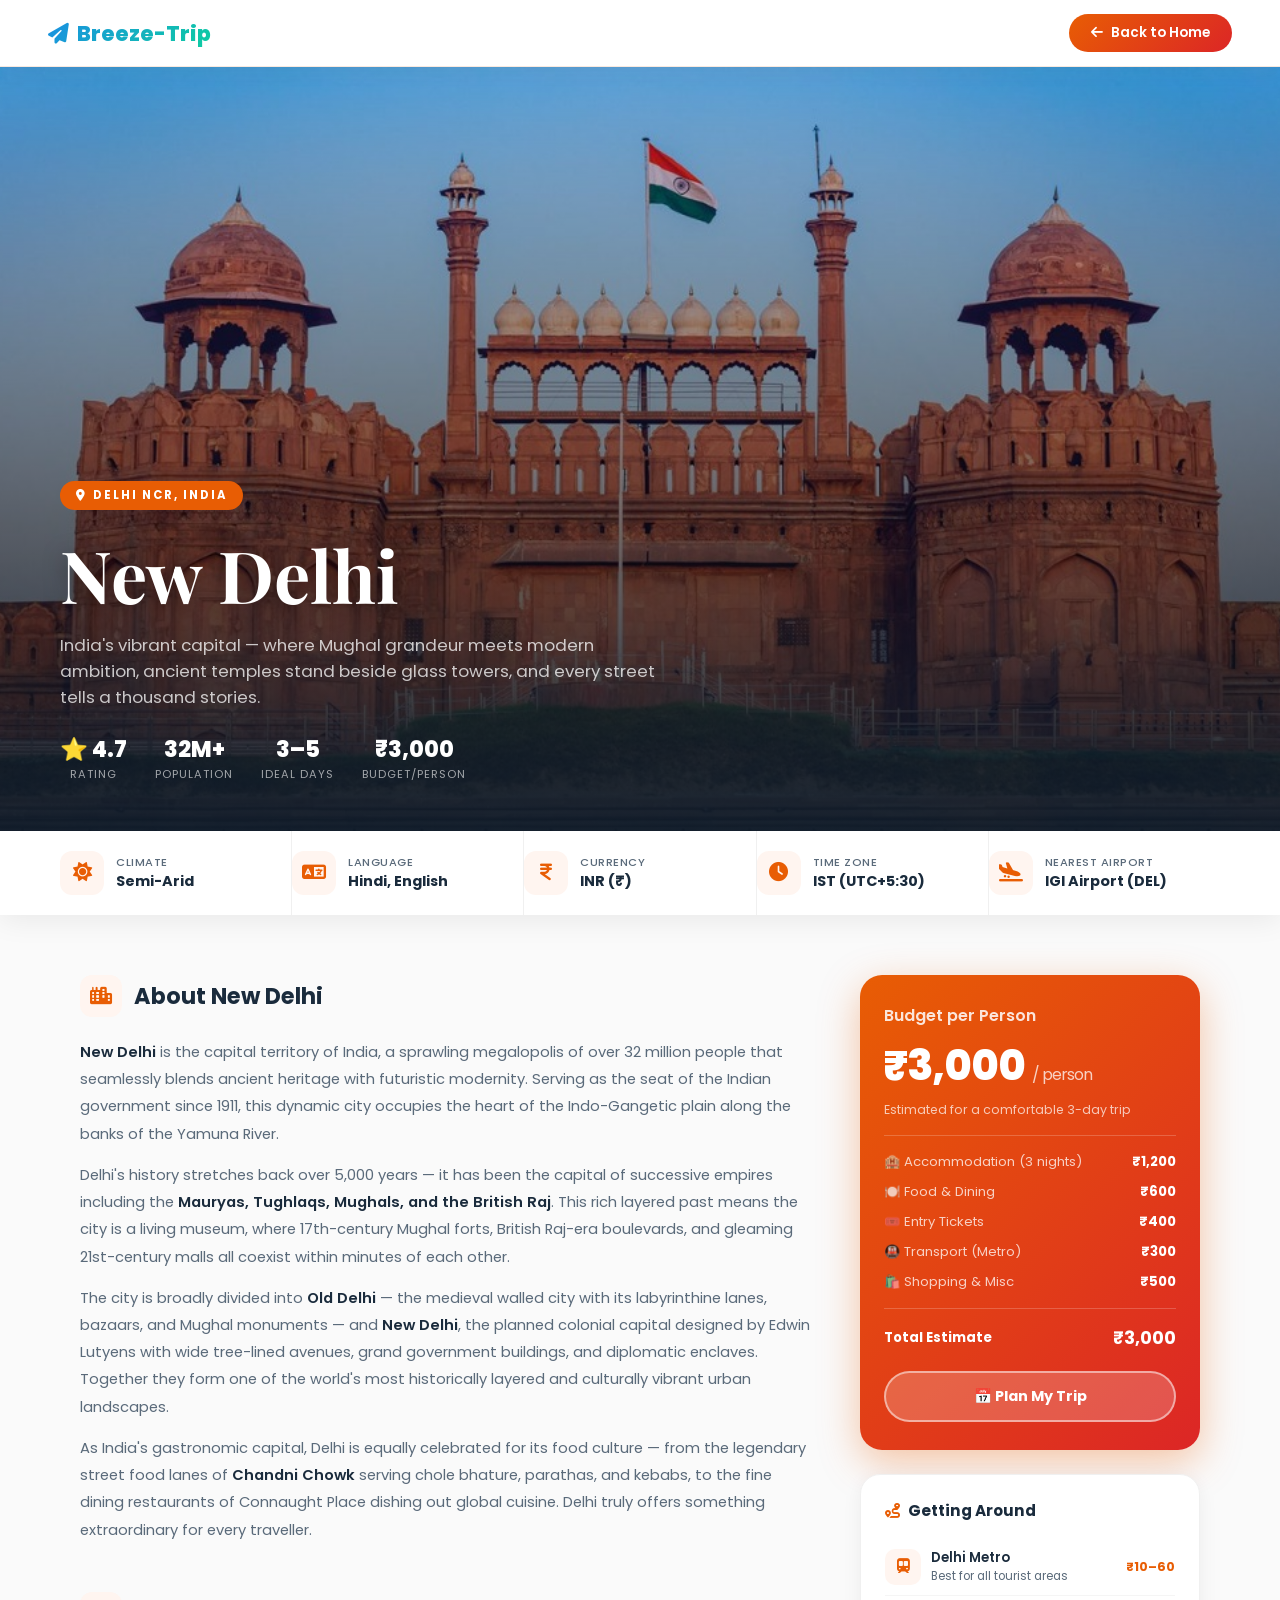
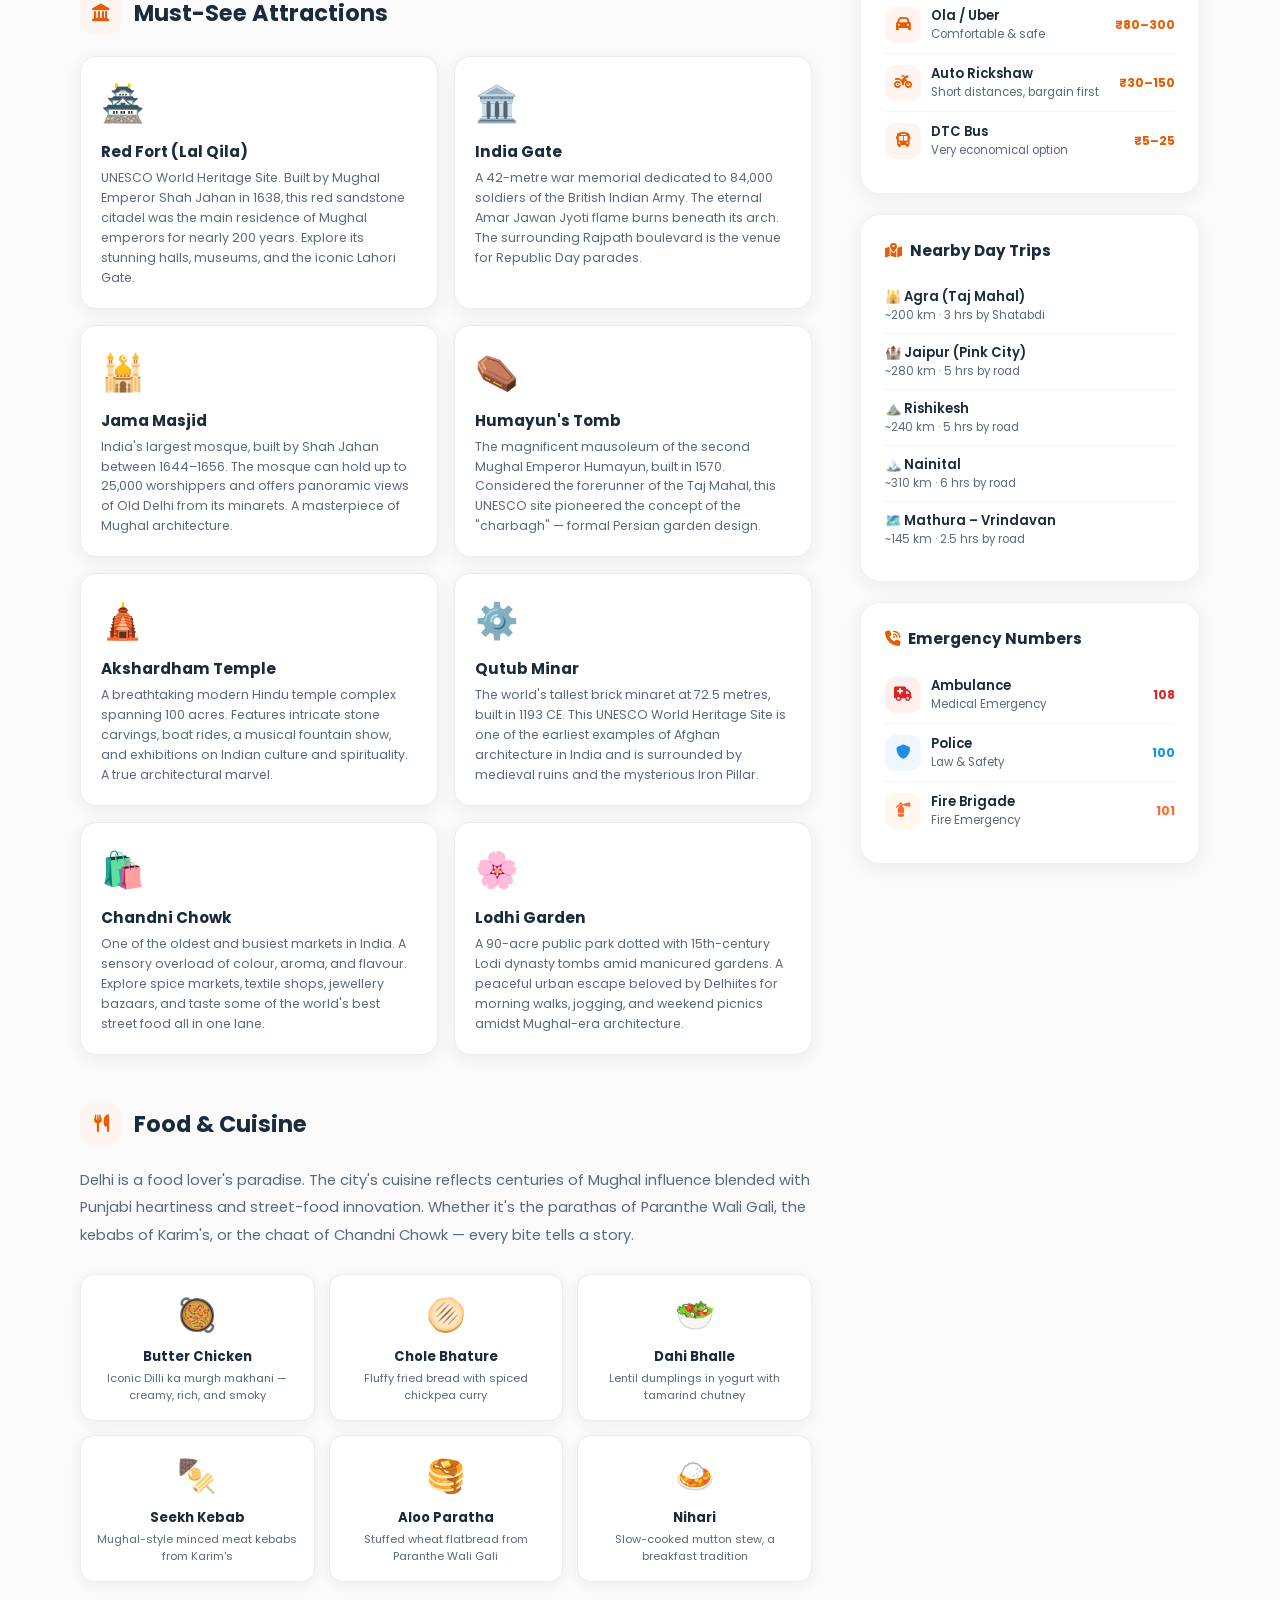
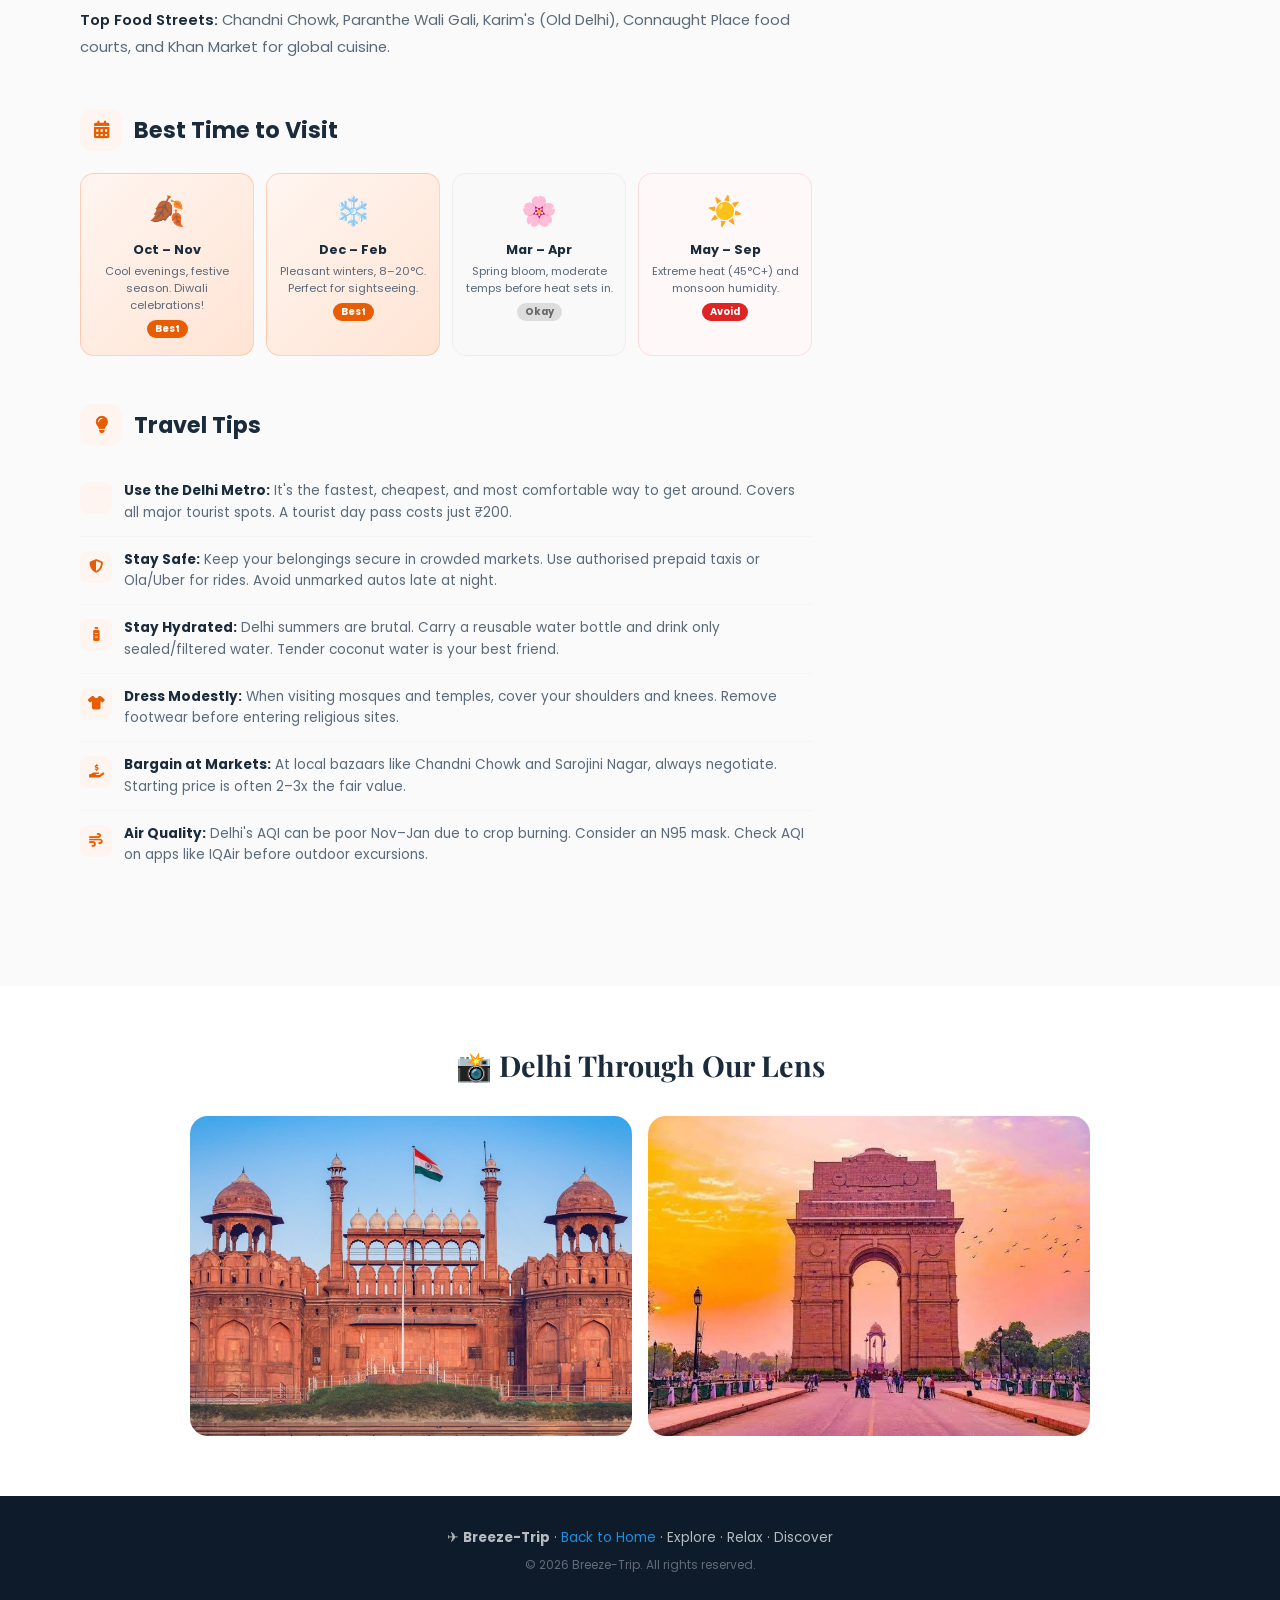
<file: delhi.html>
<!DOCTYPE html>
<html lang="en">
<head>
  <meta charset="UTF-8" />
  <meta name="viewport" content="width=device-width, initial-scale=1.0" />
  <title>New Delhi – Breeze-Trip</title>
  <link href="https://fonts.googleapis.com/css2?family=Poppins:wght@300;400;500;600;700;800&family=Playfair+Display:wght@700&display=swap" rel="stylesheet" />
  <link rel="stylesheet" href="https://cdnjs.cloudflare.com/ajax/libs/font-awesome/6.5.0/css/all.min.css" />
  <style>
    *, *::before, *::after { margin: 0; padding: 0; box-sizing: border-box; }
    :root {
      --primary: #e85d04;
      --grad: linear-gradient(135deg, #e85d04 0%, #dc2626 100%);
      --dark: #0d1b2a;
      --text: #1a2b3c;
      --sub: #5a6a7a;
      --light: #fff5f0;
    }
    html { scroll-behavior: smooth; }
    body { font-family: 'Poppins', sans-serif; background: #fafafa; color: var(--text); overflow-x: hidden; }

    /* ── NAVBAR ── */
    nav {
      position: fixed; top: 0; left: 0; right: 0; z-index: 1000;
      display: flex; align-items: center; justify-content: space-between;
      padding: 14px 48px;
      background: rgba(255,255,255,0.95);
      backdrop-filter: blur(14px);
      border-bottom: 1px solid rgba(232,93,4,0.12);
      box-shadow: 0 2px 20px rgba(232,93,4,0.07);
    }
    .nav-brand { display: flex; align-items: center; gap: 8px; text-decoration: none; font-size: 1.3rem; font-weight: 800; background: linear-gradient(135deg,#1a8fe3,#0ecda1); -webkit-background-clip: text; -webkit-text-fill-color: transparent; }
    .back-btn { display: flex; align-items: center; gap: 8px; text-decoration: none; background: var(--grad); color: #fff; padding: 9px 22px; border-radius: 50px; font-size: 0.85rem; font-weight: 600; transition: transform 0.2s, box-shadow 0.2s; }
    .back-btn:hover { transform: translateY(-2px); box-shadow: 0 6px 20px rgba(232,93,4,0.35); }

    /* ── HERO ── */
    .hero {
      margin-top: 66px;
      height: 85vh;
      position: relative;
      overflow: hidden;
    }
    .hero-slider { display: flex; width: 200%; height: 100%; animation: slide 10s ease-in-out infinite; }
    .hero-slide { width: 50%; height: 100%; position: relative; }
    .hero-slide img { width: 100%; height: 100%; object-fit: cover; }
    @keyframes slide { 0%,45%{transform:translateX(0)} 50%,95%{transform:translateX(-50%)} 100%{transform:translateX(0)} }

    .hero-overlay {
      position: absolute; inset: 0;
      background: linear-gradient(to bottom, rgba(0,0,0,0.1) 0%, rgba(0,0,0,0.55) 60%, rgba(13,27,42,0.95) 100%);
    }
    .hero-content {
      position: absolute; bottom: 48px; left: 0; right: 0;
      padding: 0 60px;
    }
    .hero-badge { display: inline-flex; align-items: center; gap: 6px; background: var(--primary); color: #fff; font-size: 0.72rem; font-weight: 700; letter-spacing: 2px; text-transform: uppercase; padding: 6px 16px; border-radius: 20px; margin-bottom: 16px; }
    .hero-title { font-family: 'Playfair Display', serif; font-size: clamp(2.5rem,6vw,4.5rem); color: #fff; text-shadow: 0 4px 24px rgba(0,0,0,0.4); margin-bottom: 10px; }
    .hero-sub { color: rgba(255,255,255,0.75); font-size: 1.05rem; margin-bottom: 22px; max-width: 600px; }
    .hero-stats { display: flex; gap: 28px; }
    .stat { text-align: center; }
    .stat-num { font-size: 1.4rem; font-weight: 800; color: #fff; }
    .stat-label { font-size: 0.7rem; color: rgba(255,255,255,0.6); letter-spacing: 1px; text-transform: uppercase; }

    /* ── QUICK INFO BAR ── */
    .info-bar {
      background: #fff;
      box-shadow: 0 4px 30px rgba(0,0,0,0.08);
      padding: 0 60px;
    }
    .info-bar-inner { display: flex; flex-wrap: wrap; gap: 0; max-width: 1200px; margin: 0 auto; }
    .info-item { display: flex; align-items: center; gap: 12px; padding: 20px 32px 20px 0; border-right: 1px solid #f0f0f0; flex: 1; min-width: 150px; }
    .info-item:last-child { border-right: none; }
    .info-icon { width: 44px; height: 44px; border-radius: 12px; display: flex; align-items: center; justify-content: center; font-size: 1.2rem; background: var(--light); color: var(--primary); flex-shrink: 0; }
    .info-label { font-size: 0.7rem; color: var(--sub); font-weight: 500; letter-spacing: 0.5px; text-transform: uppercase; }
    .info-val { font-size: 0.9rem; font-weight: 700; color: var(--text); }

    /* ── MAIN CONTENT LAYOUT ── */
    .page-wrap { max-width: 1200px; margin: 60px auto; padding: 0 40px; display: grid; grid-template-columns: 1fr 340px; gap: 48px; }

    /* ── LEFT COLUMN ── */
    .section { margin-bottom: 48px; }
    .section-head { display: flex; align-items: center; gap: 12px; margin-bottom: 22px; }
    .section-icon { width: 42px; height: 42px; border-radius: 12px; display: flex; align-items: center; justify-content: center; background: var(--light); color: var(--primary); font-size: 1.1rem; }
    .section-head h2 { font-size: 1.4rem; font-weight: 700; color: var(--text); }
    .section-body { font-size: 0.92rem; color: var(--sub); line-height: 1.85; }
    .section-body p + p { margin-top: 14px; }
    .section-body strong { color: var(--text); font-weight: 600; }

    /* highlights grid */
    .hl-grid { display: grid; grid-template-columns: repeat(2,1fr); gap: 16px; margin-top: 4px; }
    .hl-card { background: #fff; border-radius: 16px; padding: 20px; border: 1px solid #f0ece8; box-shadow: 0 4px 18px rgba(0,0,0,0.06); transition: transform 0.3s, box-shadow 0.3s; }
    .hl-card:hover { transform: translateY(-4px); box-shadow: 0 12px 32px rgba(232,93,4,0.12); }
    .hl-emoji { font-size: 2.2rem; margin-bottom: 10px; display: block; }
    .hl-card h4 { font-size: 0.95rem; font-weight: 700; color: var(--text); margin-bottom: 5px; }
    .hl-card p { font-size: 0.78rem; color: var(--sub); line-height: 1.6; }

    /* Food section */
    .food-grid { display: grid; grid-template-columns: repeat(3,1fr); gap: 14px; }
    .food-item { background: #fff; border-radius: 14px; padding: 16px 14px; text-align: center; border: 1px solid #f0ece8; box-shadow: 0 3px 14px rgba(0,0,0,0.05); }
    .food-item .emoji { font-size: 2rem; margin-bottom: 8px; display: block; }
    .food-item h5 { font-size: 0.82rem; font-weight: 700; color: var(--text); margin-bottom: 3px; }
    .food-item p { font-size: 0.7rem; color: var(--sub); }

    /* Tips */
    .tips-list { list-style: none; }
    .tips-list li { display: flex; align-items: flex-start; gap: 12px; padding: 12px 0; border-bottom: 1px solid #f5f5f5; }
    .tips-list li:last-child { border-bottom: none; }
    .tip-icon { width: 32px; height: 32px; border-radius: 8px; background: var(--light); color: var(--primary); display: flex; align-items: center; justify-content: center; font-size: 0.85rem; flex-shrink: 0; margin-top: 2px; }
    .tips-list li p { font-size: 0.85rem; color: var(--sub); line-height: 1.6; }
    .tips-list li strong { color: var(--text); }

    /* Season table */
    .season-grid { display: grid; grid-template-columns: repeat(4,1fr); gap: 12px; }
    .season-card { border-radius: 14px; padding: 16px 12px; text-align: center; }
    .season-card.best { background: linear-gradient(135deg,#fff5f0,#ffe4d4); border: 1px solid rgba(232,93,4,0.2); }
    .season-card.ok { background: #f9f9f9; border: 1px solid #eee; }
    .season-card.avoid { background: #fff8f8; border: 1px solid #fdd; }
    .season-emoji { font-size: 1.8rem; margin-bottom: 8px; display: block; }
    .season-card h5 { font-size: 0.8rem; font-weight: 700; color: var(--text); margin-bottom: 4px; }
    .season-card p { font-size: 0.7rem; color: var(--sub); }
    .season-badge { display: inline-block; font-size: 0.62rem; font-weight: 700; padding: 2px 8px; border-radius: 10px; margin-top: 6px; }
    .best .season-badge { background: var(--primary); color: #fff; }
    .ok .season-badge { background: #ddd; color: #666; }
    .avoid .season-badge { background: #dc2626; color: #fff; }

    /* ── RIGHT SIDEBAR ── */
    .sidebar { position: sticky; top: 86px; }

    .budget-card {
      background: linear-gradient(135deg, #e85d04, #dc2626);
      border-radius: 22px;
      padding: 28px 24px;
      color: #fff;
      margin-bottom: 24px;
      box-shadow: 0 12px 40px rgba(232,93,4,0.35);
    }
    .budget-card h3 { font-size: 1rem; font-weight: 600; opacity: 0.85; margin-bottom: 6px; }
    .budget-price { font-size: 2.6rem; font-weight: 800; letter-spacing: -1px; margin-bottom: 4px; }
    .budget-price span { font-size: 1rem; font-weight: 400; opacity: 0.75; }
    .budget-divider { height: 1px; background: rgba(255,255,255,0.2); margin: 16px 0; }
    .budget-row { display: flex; justify-content: space-between; align-items: center; margin-bottom: 10px; font-size: 0.82rem; }
    .budget-row:last-child { margin-bottom: 0; }
    .budget-label { opacity: 0.75; }
    .budget-amount { font-weight: 700; }
    .book-btn {
      display: block; width: 100%; margin-top: 20px;
      background: rgba(255,255,255,0.2);
      border: 2px solid rgba(255,255,255,0.5);
      color: #fff; padding: 13px; border-radius: 50px;
      font-family: 'Poppins', sans-serif; font-size: 0.9rem; font-weight: 700;
      cursor: pointer; transition: background 0.2s; text-align: center; text-decoration: none;
    }
    .book-btn:hover { background: rgba(255,255,255,0.3); }

    .sidebar-card { background: #fff; border-radius: 20px; padding: 24px; border: 1px solid #f0f0f0; box-shadow: 0 4px 20px rgba(0,0,0,0.06); margin-bottom: 20px; }
    .sidebar-card h4 { font-size: 0.95rem; font-weight: 700; color: var(--text); margin-bottom: 16px; display: flex; align-items: center; gap: 8px; }
    .sidebar-card h4 i { color: var(--primary); }

    .transport-item { display: flex; align-items: center; gap: 10px; padding: 10px 0; border-bottom: 1px solid #f5f5f5; }
    .transport-item:last-child { border-bottom: none; }
    .transport-icon { width: 36px; height: 36px; border-radius: 10px; background: var(--light); color: var(--primary); display: flex; align-items: center; justify-content: center; font-size: 0.9rem; flex-shrink: 0; }
    .transport-info { flex: 1; }
    .transport-name { font-size: 0.82rem; font-weight: 600; color: var(--text); }
    .transport-desc { font-size: 0.72rem; color: var(--sub); }
    .transport-cost { font-size: 0.78rem; font-weight: 700; color: var(--primary); }

    .nearby-item { display: flex; justify-content: space-between; align-items: center; padding: 9px 0; border-bottom: 1px solid #f5f5f5; }
    .nearby-item:last-child { border-bottom: none; }
    .nearby-name { font-size: 0.82rem; font-weight: 600; color: var(--text); }
    .nearby-dist { font-size: 0.72rem; color: var(--sub); }

    /* ── GALLERY ── */
    .gallery-section { padding: 60px 40px; background: #fff; }
    .gallery-section h2 { font-family: 'Playfair Display', serif; font-size: 1.8rem; text-align: center; color: var(--text); margin-bottom: 32px; }
    .gallery-grid { display: grid; grid-template-columns: 1fr 1fr; gap: 16px; max-width: 900px; margin: 0 auto; }
    .gallery-grid img { width: 100%; height: 320px; object-fit: cover; border-radius: 18px; transition: transform 0.3s; cursor: pointer; }
    .gallery-grid img:hover { transform: scale(1.02); }

    /* ── FOOTER ── */
    footer { background: var(--dark); color: rgba(255,255,255,0.7); text-align: center; padding: 32px 20px; font-size: 0.85rem; }
    footer a { color: #1a8fe3; text-decoration: none; }

    /* Scroll top */
    #scrollTop { position: fixed; bottom: 28px; right: 28px; width: 44px; height: 44px; background: var(--grad); color: #fff; border: none; border-radius: 50%; font-size: 1rem; cursor: pointer; display: none; align-items: center; justify-content: center; box-shadow: 0 4px 16px rgba(232,93,4,0.4); z-index: 999; }

    @media (max-width: 900px) {
      .page-wrap { grid-template-columns: 1fr; padding: 0 20px; }
      .sidebar { position: static; }
      nav { padding: 14px 20px; }
      .hero-content { padding: 0 24px; }
      .info-bar { padding: 0 20px; }
      .gallery-grid { grid-template-columns: 1fr; }
      .food-grid { grid-template-columns: repeat(2,1fr); }
      .season-grid { grid-template-columns: repeat(2,1fr); }
      .hl-grid { grid-template-columns: 1fr; }
    }
  </style>
</head>
<body>

<!-- NAVBAR -->
<nav>
  <a class="nav-brand" href="index.html"><i class="fa-solid fa-paper-plane"></i> Breeze-Trip</a>
  <a class="back-btn" href="index.html"><i class="fa-solid fa-arrow-left"></i> Back to Home</a>
</nav>

<!-- HERO with Image Slider -->
<div class="hero">
  <div class="hero-slider">
    <div class="hero-slide">
      <img src="delhi_redfort.jpg" alt="Red Fort Delhi" />
    </div>
    <div class="hero-slide">
      <img src="delhi_indiagate.jpg" alt="India Gate Delhi" />
    </div>
  </div>
  <div class="hero-overlay"></div>
  <div class="hero-content">
    <div class="hero-badge"><i class="fa-solid fa-location-dot"></i> Delhi NCR, India</div>
    <h1 class="hero-title">New Delhi</h1>
    <p class="hero-sub">India's vibrant capital — where Mughal grandeur meets modern ambition, ancient temples stand beside glass towers, and every street tells a thousand stories.</p>
    <div class="hero-stats">
      <div class="stat"><div class="stat-num">⭐ 4.7</div><div class="stat-label">Rating</div></div>
      <div class="stat"><div class="stat-num">32M+</div><div class="stat-label">Population</div></div>
      <div class="stat"><div class="stat-num">3–5</div><div class="stat-label">Ideal Days</div></div>
      <div class="stat"><div class="stat-num">₹3,000</div><div class="stat-label">Budget/Person</div></div>
    </div>
  </div>
</div>

<!-- QUICK INFO BAR -->
<div class="info-bar">
  <div class="info-bar-inner">
    <div class="info-item">
      <div class="info-icon"><i class="fa-solid fa-sun"></i></div>
      <div><div class="info-label">Climate</div><div class="info-val">Semi-Arid</div></div>
    </div>
    <div class="info-item">
      <div class="info-icon"><i class="fa-solid fa-language"></i></div>
      <div><div class="info-label">Language</div><div class="info-val">Hindi, English</div></div>
    </div>
    <div class="info-item">
      <div class="info-icon"><i class="fa-solid fa-indian-rupee-sign"></i></div>
      <div><div class="info-label">Currency</div><div class="info-val">INR (₹)</div></div>
    </div>
    <div class="info-item">
      <div class="info-icon"><i class="fa-solid fa-clock"></i></div>
      <div><div class="info-label">Time Zone</div><div class="info-val">IST (UTC+5:30)</div></div>
    </div>
    <div class="info-item">
      <div class="info-icon"><i class="fa-solid fa-plane-arrival"></i></div>
      <div><div class="info-label">Nearest Airport</div><div class="info-val">IGI Airport (DEL)</div></div>
    </div>
  </div>
</div>

<!-- MAIN CONTENT -->
<div class="page-wrap">

  <!-- LEFT COLUMN -->
  <div class="left-col">

    <!-- ABOUT DELHI -->
    <div class="section">
      <div class="section-head">
        <div class="section-icon"><i class="fa-solid fa-city"></i></div>
        <h2>About New Delhi</h2>
      </div>
      <div class="section-body">
        <p>
          <strong>New Delhi</strong> is the capital territory of India, a sprawling megalopolis of over 32 million people that seamlessly blends ancient heritage with futuristic modernity. Serving as the seat of the Indian government since 1911, this dynamic city occupies the heart of the Indo-Gangetic plain along the banks of the Yamuna River.
        </p>
        <p>
          Delhi's history stretches back over 5,000 years — it has been the capital of successive empires including the <strong>Mauryas, Tughlaqs, Mughals, and the British Raj</strong>. This rich layered past means the city is a living museum, where 17th-century Mughal forts, British Raj-era boulevards, and gleaming 21st-century malls all coexist within minutes of each other.
        </p>
        <p>
          The city is broadly divided into <strong>Old Delhi</strong> — the medieval walled city with its labyrinthine lanes, bazaars, and Mughal monuments — and <strong>New Delhi</strong>, the planned colonial capital designed by Edwin Lutyens with wide tree-lined avenues, grand government buildings, and diplomatic enclaves. Together they form one of the world's most historically layered and culturally vibrant urban landscapes.
        </p>
        <p>
          As India's gastronomic capital, Delhi is equally celebrated for its food culture — from the legendary street food lanes of <strong>Chandni Chowk</strong> serving chole bhature, parathas, and kebabs, to the fine dining restaurants of Connaught Place dishing out global cuisine. Delhi truly offers something extraordinary for every traveller.
        </p>
      </div>
    </div>

    <!-- MUST-SEE HIGHLIGHTS -->
    <div class="section">
      <div class="section-head">
        <div class="section-icon"><i class="fa-solid fa-landmark"></i></div>
        <h2>Must-See Attractions</h2>
      </div>
      <div class="hl-grid">
        <div class="hl-card">
          <span class="hl-emoji">🏯</span>
          <h4>Red Fort (Lal Qila)</h4>
          <p>UNESCO World Heritage Site. Built by Mughal Emperor Shah Jahan in 1638, this red sandstone citadel was the main residence of Mughal emperors for nearly 200 years. Explore its stunning halls, museums, and the iconic Lahori Gate.</p>
        </div>
        <div class="hl-card">
          <span class="hl-emoji">🏛️</span>
          <h4>India Gate</h4>
          <p>A 42-metre war memorial dedicated to 84,000 soldiers of the British Indian Army. The eternal Amar Jawan Jyoti flame burns beneath its arch. The surrounding Rajpath boulevard is the venue for Republic Day parades.</p>
        </div>
        <div class="hl-card">
          <span class="hl-emoji">🕌</span>
          <h4>Jama Masjid</h4>
          <p>India's largest mosque, built by Shah Jahan between 1644–1656. The mosque can hold up to 25,000 worshippers and offers panoramic views of Old Delhi from its minarets. A masterpiece of Mughal architecture.</p>
        </div>
        <div class="hl-card">
          <span class="hl-emoji">⚰️</span>
          <h4>Humayun's Tomb</h4>
          <p>The magnificent mausoleum of the second Mughal Emperor Humayun, built in 1570. Considered the forerunner of the Taj Mahal, this UNESCO site pioneered the concept of the "charbagh" — formal Persian garden design.</p>
        </div>
        <div class="hl-card">
          <span class="hl-emoji">🛕</span>
          <h4>Akshardham Temple</h4>
          <p>A breathtaking modern Hindu temple complex spanning 100 acres. Features intricate stone carvings, boat rides, a musical fountain show, and exhibitions on Indian culture and spirituality. A true architectural marvel.</p>
        </div>
        <div class="hl-card">
          <span class="hl-emoji">⚙️</span>
          <h4>Qutub Minar</h4>
          <p>The world's tallest brick minaret at 72.5 metres, built in 1193 CE. This UNESCO World Heritage Site is one of the earliest examples of Afghan architecture in India and is surrounded by medieval ruins and the mysterious Iron Pillar.</p>
        </div>
        <div class="hl-card">
          <span class="hl-emoji">🛍️</span>
          <h4>Chandni Chowk</h4>
          <p>One of the oldest and busiest markets in India. A sensory overload of colour, aroma, and flavour. Explore spice markets, textile shops, jewellery bazaars, and taste some of the world's best street food all in one lane.</p>
        </div>
        <div class="hl-card">
          <span class="hl-emoji">🌸</span>
          <h4>Lodhi Garden</h4>
          <p>A 90-acre public park dotted with 15th-century Lodi dynasty tombs amid manicured gardens. A peaceful urban escape beloved by Delhiites for morning walks, jogging, and weekend picnics amidst Mughal-era architecture.</p>
        </div>
      </div>
    </div>

    <!-- FOOD & CUISINE -->
    <div class="section">
      <div class="section-head">
        <div class="section-icon"><i class="fa-solid fa-utensils"></i></div>
        <h2>Food & Cuisine</h2>
      </div>
      <div class="section-body">
        <p>Delhi is a food lover's paradise. The city's cuisine reflects centuries of Mughal influence blended with Punjabi heartiness and street-food innovation. Whether it's the parathas of Paranthe Wali Gali, the kebabs of Karim's, or the chaat of Chandni Chowk — every bite tells a story.</p>
      </div>
      <br/>
      <div class="food-grid">
        <div class="food-item"><span class="emoji">🥘</span><h5>Butter Chicken</h5><p>Iconic Dilli ka murgh makhani — creamy, rich, and smoky</p></div>
        <div class="food-item"><span class="emoji">🫓</span><h5>Chole Bhature</h5><p>Fluffy fried bread with spiced chickpea curry</p></div>
        <div class="food-item"><span class="emoji">🥗</span><h5>Dahi Bhalle</h5><p>Lentil dumplings in yogurt with tamarind chutney</p></div>
        <div class="food-item"><span class="emoji">🍢</span><h5>Seekh Kebab</h5><p>Mughal-style minced meat kebabs from Karim's</p></div>
        <div class="food-item"><span class="emoji">🥞</span><h5>Aloo Paratha</h5><p>Stuffed wheat flatbread from Paranthe Wali Gali</p></div>
        <div class="food-item"><span class="emoji">🍛</span><h5>Nihari</h5><p>Slow-cooked mutton stew, a breakfast tradition</p></div>
      </div>
      <br/>
      <div class="section-body">
        <p><strong>Top Food Streets:</strong> Chandni Chowk, Paranthe Wali Gali, Karim's (Old Delhi), Connaught Place food courts, and Khan Market for global cuisine.</p>
      </div>
    </div>

    <!-- BEST TIME TO VISIT -->
    <div class="section">
      <div class="section-head">
        <div class="section-icon"><i class="fa-solid fa-calendar-days"></i></div>
        <h2>Best Time to Visit</h2>
      </div>
      <div class="season-grid">
        <div class="season-card best">
          <span class="season-emoji">🍂</span>
          <h5>Oct – Nov</h5>
          <p>Cool evenings, festive season. Diwali celebrations!</p>
          <span class="season-badge">Best</span>
        </div>
        <div class="season-card best">
          <span class="season-emoji">❄️</span>
          <h5>Dec – Feb</h5>
          <p>Pleasant winters, 8–20°C. Perfect for sightseeing.</p>
          <span class="season-badge">Best</span>
        </div>
        <div class="season-card ok">
          <span class="season-emoji">🌸</span>
          <h5>Mar – Apr</h5>
          <p>Spring bloom, moderate temps before heat sets in.</p>
          <span class="season-badge">Okay</span>
        </div>
        <div class="season-card avoid">
          <span class="season-emoji">☀️</span>
          <h5>May – Sep</h5>
          <p>Extreme heat (45°C+) and monsoon humidity.</p>
          <span class="season-badge">Avoid</span>
        </div>
      </div>
    </div>

    <!-- TRAVEL TIPS -->
    <div class="section">
      <div class="section-head">
        <div class="section-icon"><i class="fa-solid fa-lightbulb"></i></div>
        <h2>Travel Tips</h2>
      </div>
      <ul class="tips-list">
        <li>
          <div class="tip-icon"><i class="fa-solid fa-metro"></i></div>
          <p><strong>Use the Delhi Metro:</strong> It's the fastest, cheapest, and most comfortable way to get around. Covers all major tourist spots. A tourist day pass costs just ₹200.</p>
        </li>
        <li>
          <div class="tip-icon"><i class="fa-solid fa-shield-halved"></i></div>
          <p><strong>Stay Safe:</strong> Keep your belongings secure in crowded markets. Use authorised prepaid taxis or Ola/Uber for rides. Avoid unmarked autos late at night.</p>
        </li>
        <li>
          <div class="tip-icon"><i class="fa-solid fa-bottle-water"></i></div>
          <p><strong>Stay Hydrated:</strong> Delhi summers are brutal. Carry a reusable water bottle and drink only sealed/filtered water. Tender coconut water is your best friend.</p>
        </li>
        <li>
          <div class="tip-icon"><i class="fa-solid fa-shirt"></i></div>
          <p><strong>Dress Modestly:</strong> When visiting mosques and temples, cover your shoulders and knees. Remove footwear before entering religious sites.</p>
        </li>
        <li>
          <div class="tip-icon"><i class="fa-solid fa-hand-holding-dollar"></i></div>
          <p><strong>Bargain at Markets:</strong> At local bazaars like Chandni Chowk and Sarojini Nagar, always negotiate. Starting price is often 2–3x the fair value.</p>
        </li>
        <li>
          <div class="tip-icon"><i class="fa-solid fa-wind"></i></div>
          <p><strong>Air Quality:</strong> Delhi's AQI can be poor Nov–Jan due to crop burning. Consider an N95 mask. Check AQI on apps like IQAir before outdoor excursions.</p>
        </li>
      </ul>
    </div>

  </div>

  <!-- RIGHT SIDEBAR -->
  <div class="sidebar">

    <!-- Budget Card -->
    <div class="budget-card">
      <h3>Budget per Person</h3>
      <div class="budget-price">₹3,000 <span>/ person</span></div>
      <p style="font-size:0.78rem;opacity:0.7;margin-bottom:4px;">Estimated for a comfortable 3-day trip</p>
      <div class="budget-divider"></div>
      <div class="budget-row"><span class="budget-label">🏨 Accommodation (3 nights)</span><span class="budget-amount">₹1,200</span></div>
      <div class="budget-row"><span class="budget-label">🍽️ Food & Dining</span><span class="budget-amount">₹600</span></div>
      <div class="budget-row"><span class="budget-label">🎟️ Entry Tickets</span><span class="budget-amount">₹400</span></div>
      <div class="budget-row"><span class="budget-label">🚇 Transport (Metro)</span><span class="budget-amount">₹300</span></div>
      <div class="budget-row"><span class="budget-label">🛍️ Shopping & Misc</span><span class="budget-amount">₹500</span></div>
      <div class="budget-divider"></div>
      <div class="budget-row"><span class="budget-label" style="font-weight:700;opacity:1;">Total Estimate</span><span class="budget-amount" style="font-size:1.1rem;">₹3,000</span></div>
      <a class="book-btn" href="#">📅 Plan My Trip</a>
    </div>

    <!-- Transport -->
    <div class="sidebar-card">
      <h4><i class="fa-solid fa-route"></i> Getting Around</h4>
      <div class="transport-item">
        <div class="transport-icon"><i class="fa-solid fa-train-subway"></i></div>
        <div class="transport-info">
          <div class="transport-name">Delhi Metro</div>
          <div class="transport-desc">Best for all tourist areas</div>
        </div>
        <div class="transport-cost">₹10–60</div>
      </div>
      <div class="transport-item">
        <div class="transport-icon"><i class="fa-solid fa-car"></i></div>
        <div class="transport-info">
          <div class="transport-name">Ola / Uber</div>
          <div class="transport-desc">Comfortable & safe</div>
        </div>
        <div class="transport-cost">₹80–300</div>
      </div>
      <div class="transport-item">
        <div class="transport-icon"><i class="fa-solid fa-motorcycle"></i></div>
        <div class="transport-info">
          <div class="transport-name">Auto Rickshaw</div>
          <div class="transport-desc">Short distances, bargain first</div>
        </div>
        <div class="transport-cost">₹30–150</div>
      </div>
      <div class="transport-item">
        <div class="transport-icon"><i class="fa-solid fa-bus"></i></div>
        <div class="transport-info">
          <div class="transport-name">DTC Bus</div>
          <div class="transport-desc">Very economical option</div>
        </div>
        <div class="transport-cost">₹5–25</div>
      </div>
    </div>

    <!-- Nearby Places -->
    <div class="sidebar-card">
      <h4><i class="fa-solid fa-map-location-dot"></i> Nearby Day Trips</h4>
      <div class="nearby-item">
        <div><div class="nearby-name">🕌 Agra (Taj Mahal)</div><div class="nearby-dist">~200 km · 3 hrs by Shatabdi</div></div>
      </div>
      <div class="nearby-item">
        <div><div class="nearby-name">🏰 Jaipur (Pink City)</div><div class="nearby-dist">~280 km · 5 hrs by road</div></div>
      </div>
      <div class="nearby-item">
        <div><div class="nearby-name">⛰️ Rishikesh</div><div class="nearby-dist">~240 km · 5 hrs by road</div></div>
      </div>
      <div class="nearby-item">
        <div><div class="nearby-name">🏔️ Nainital</div><div class="nearby-dist">~310 km · 6 hrs by road</div></div>
      </div>
      <div class="nearby-item">
        <div><div class="nearby-name">🗺️ Mathura – Vrindavan</div><div class="nearby-dist">~145 km · 2.5 hrs by road</div></div>
      </div>
    </div>

    <!-- Emergency Info -->
    <div class="sidebar-card">
      <h4><i class="fa-solid fa-phone-volume"></i> Emergency Numbers</h4>
      <div class="transport-item">
        <div class="transport-icon" style="background:#fff0f0;color:#dc2626;"><i class="fa-solid fa-truck-medical"></i></div>
        <div class="transport-info"><div class="transport-name">Ambulance</div><div class="transport-desc">Medical Emergency</div></div>
        <div class="transport-cost" style="color:#dc2626;">108</div>
      </div>
      <div class="transport-item">
        <div class="transport-icon" style="background:#f0f5ff;color:#1a8fe3;"><i class="fa-solid fa-shield"></i></div>
        <div class="transport-info"><div class="transport-name">Police</div><div class="transport-desc">Law & Safety</div></div>
        <div class="transport-cost" style="color:#1a8fe3;">100</div>
      </div>
      <div class="transport-item">
        <div class="transport-icon" style="background:#fff8f0;color:#ff6b35;"><i class="fa-solid fa-fire-extinguisher"></i></div>
        <div class="transport-info"><div class="transport-name">Fire Brigade</div><div class="transport-desc">Fire Emergency</div></div>
        <div class="transport-cost" style="color:#ff6b35;">101</div>
      </div>
    </div>

  </div>
</div>

<!-- PHOTO GALLERY -->
<div class="gallery-section">
  <h2>📸 Delhi Through Our Lens</h2>
  <div class="gallery-grid">
    <img src="delhi_redfort.jpg" alt="Red Fort, Delhi" title="Red Fort – Lal Qila" />
    <img src="delhi_indiagate.jpg" alt="India Gate, Delhi" title="India Gate at sunset" />
  </div>
</div>

<!-- FOOTER -->
<footer>
  <p>✈ <strong>Breeze-Trip</strong> · <a href="index.html">Back to Home</a> · Explore · Relax · Discover</p>
  <p style="margin-top:8px;font-size:0.75rem;opacity:0.5;">© 2026 Breeze-Trip. All rights reserved.</p>
</footer>

<button id="scrollTop" onclick="window.scrollTo({top:0,behavior:'smooth'})"><i class="fa-solid fa-arrow-up"></i></button>

<script>
  const st = document.getElementById('scrollTop');
  window.addEventListener('scroll', () => {
    st.style.display = window.scrollY > 400 ? 'flex' : 'none';
  });
</script>
</body>
</html>
</file>
